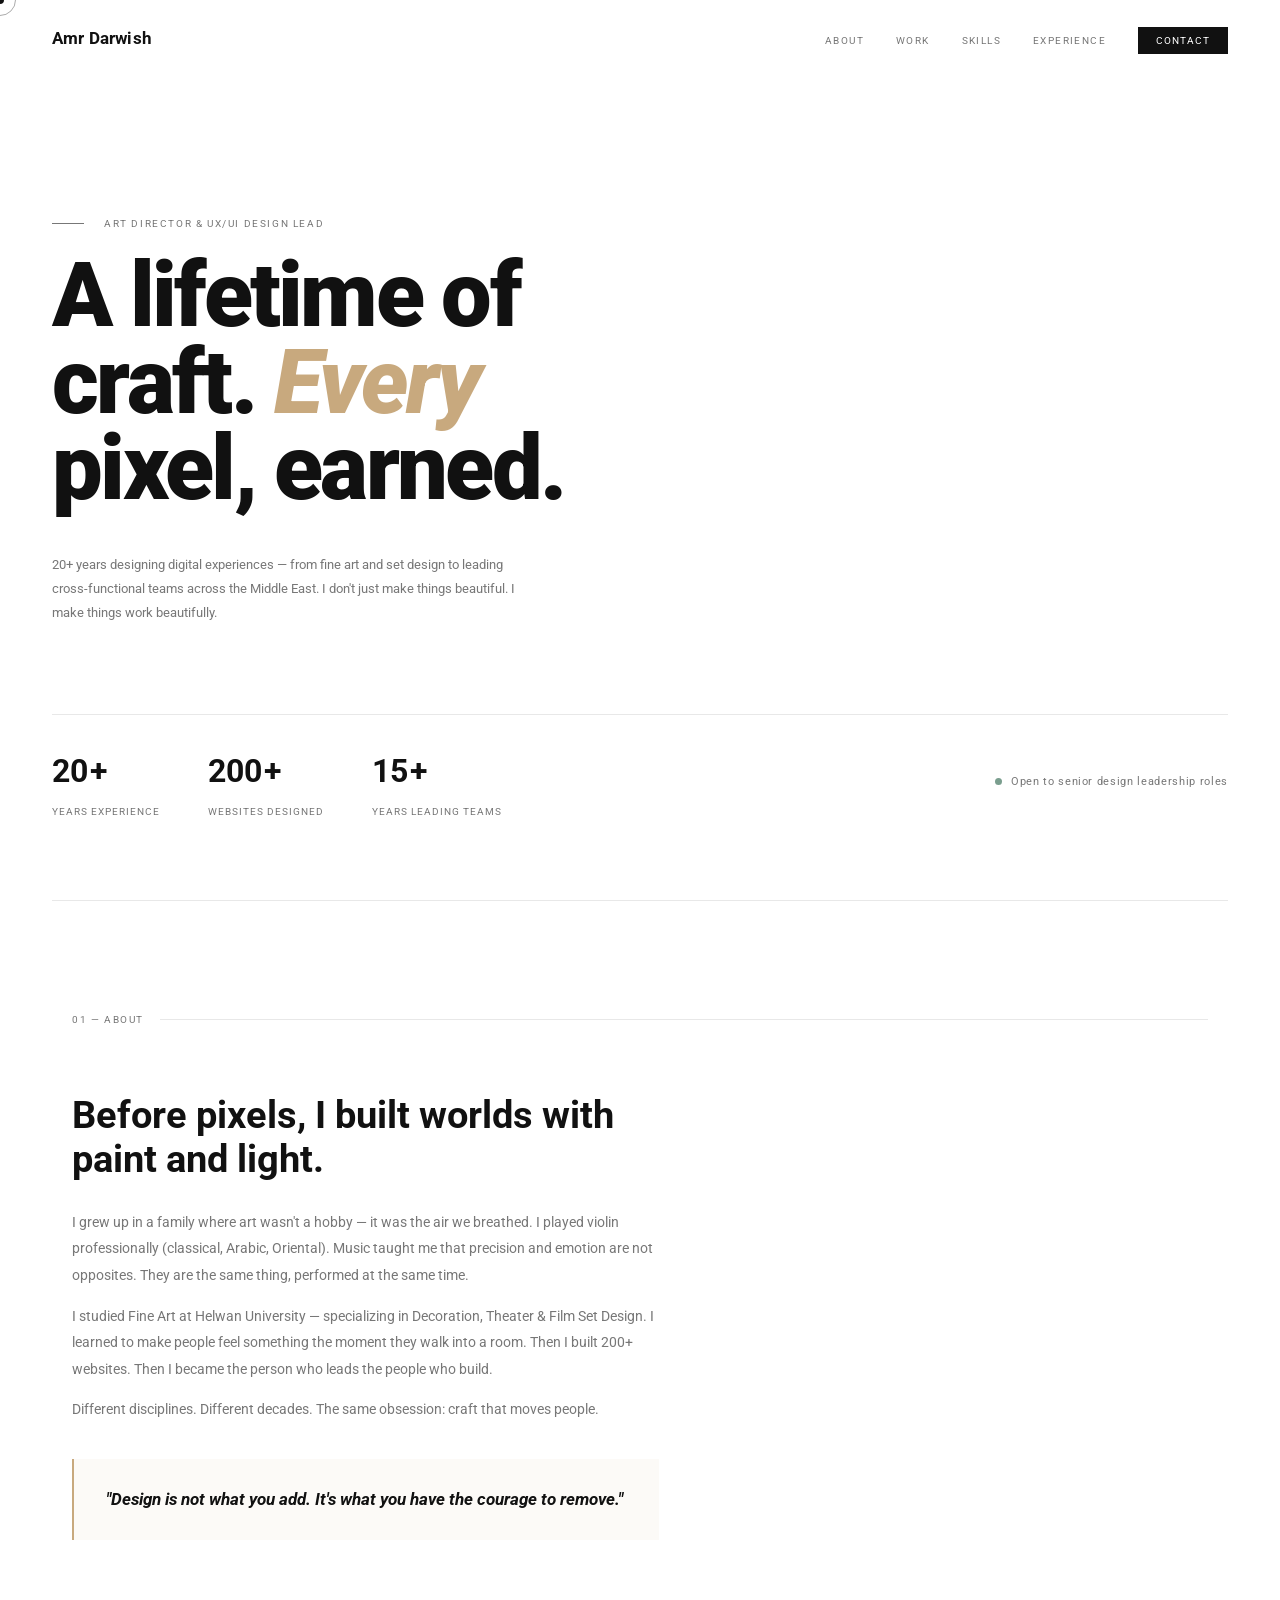
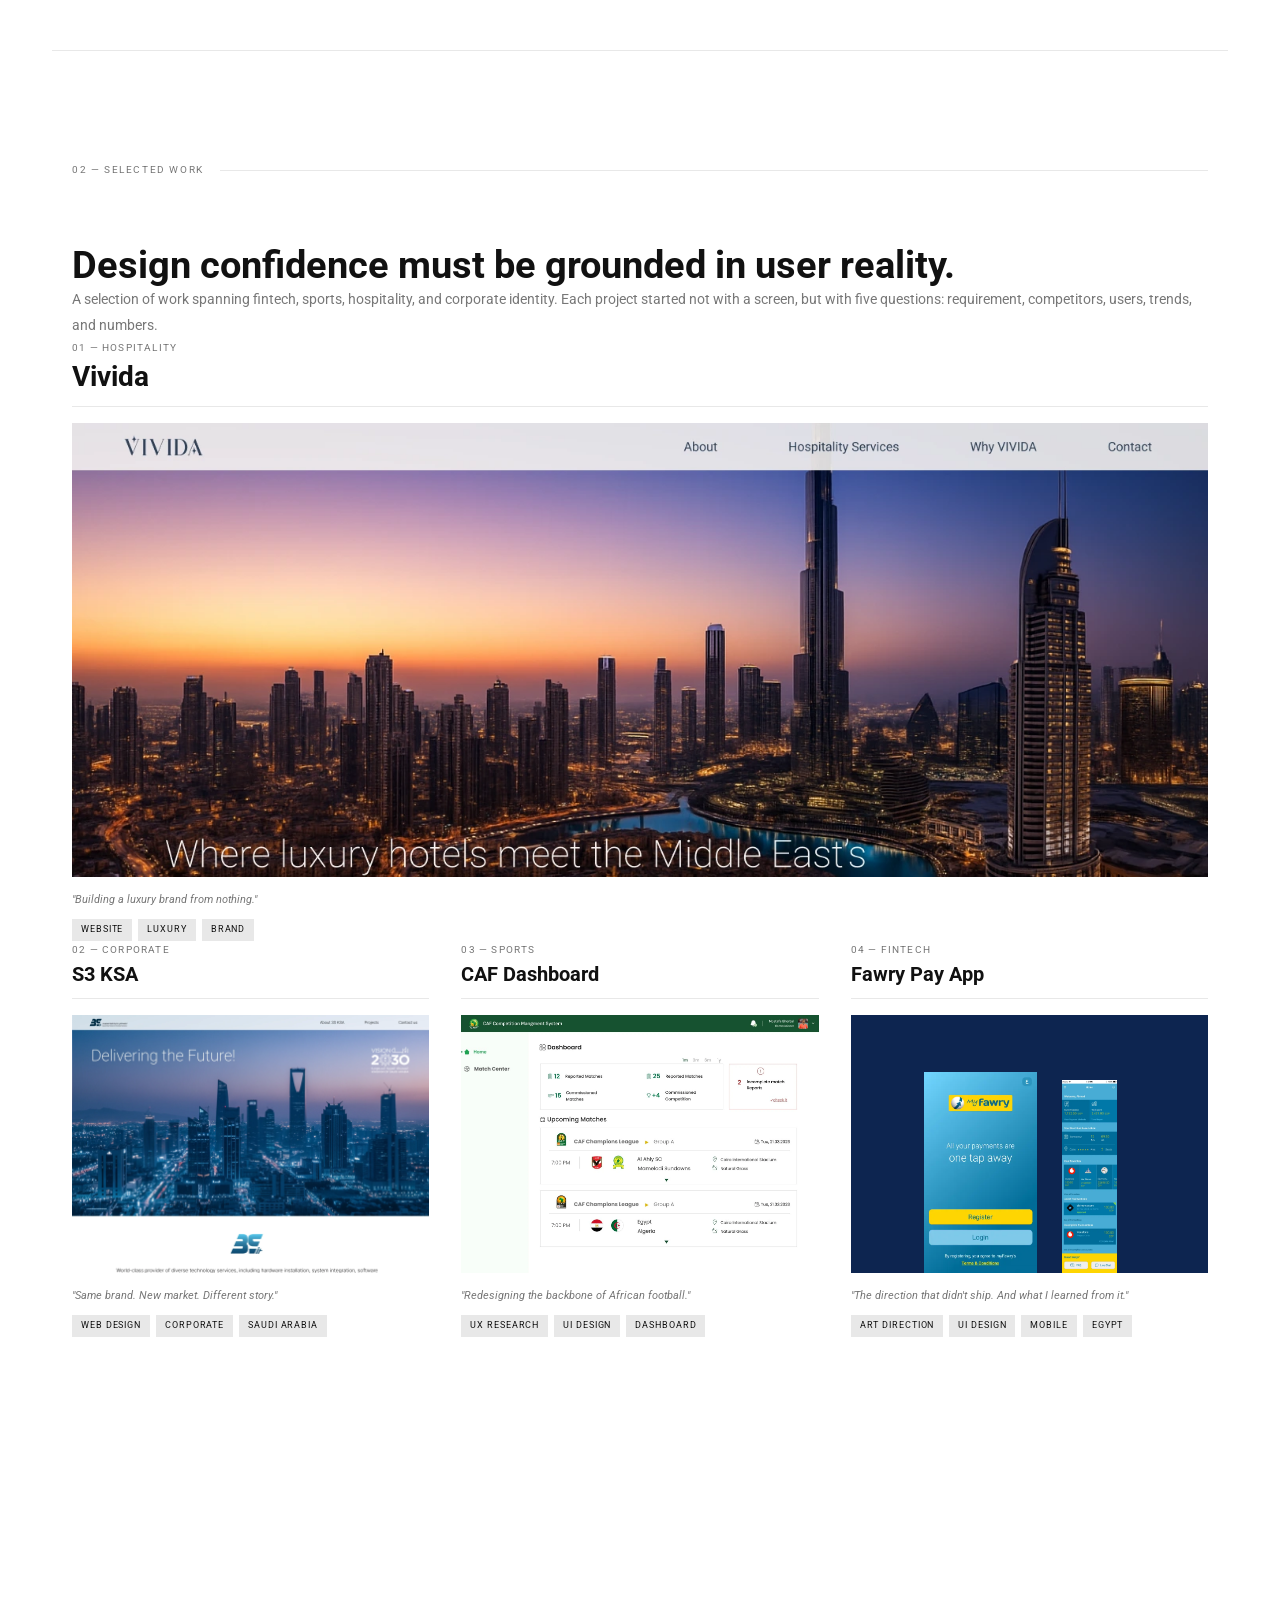
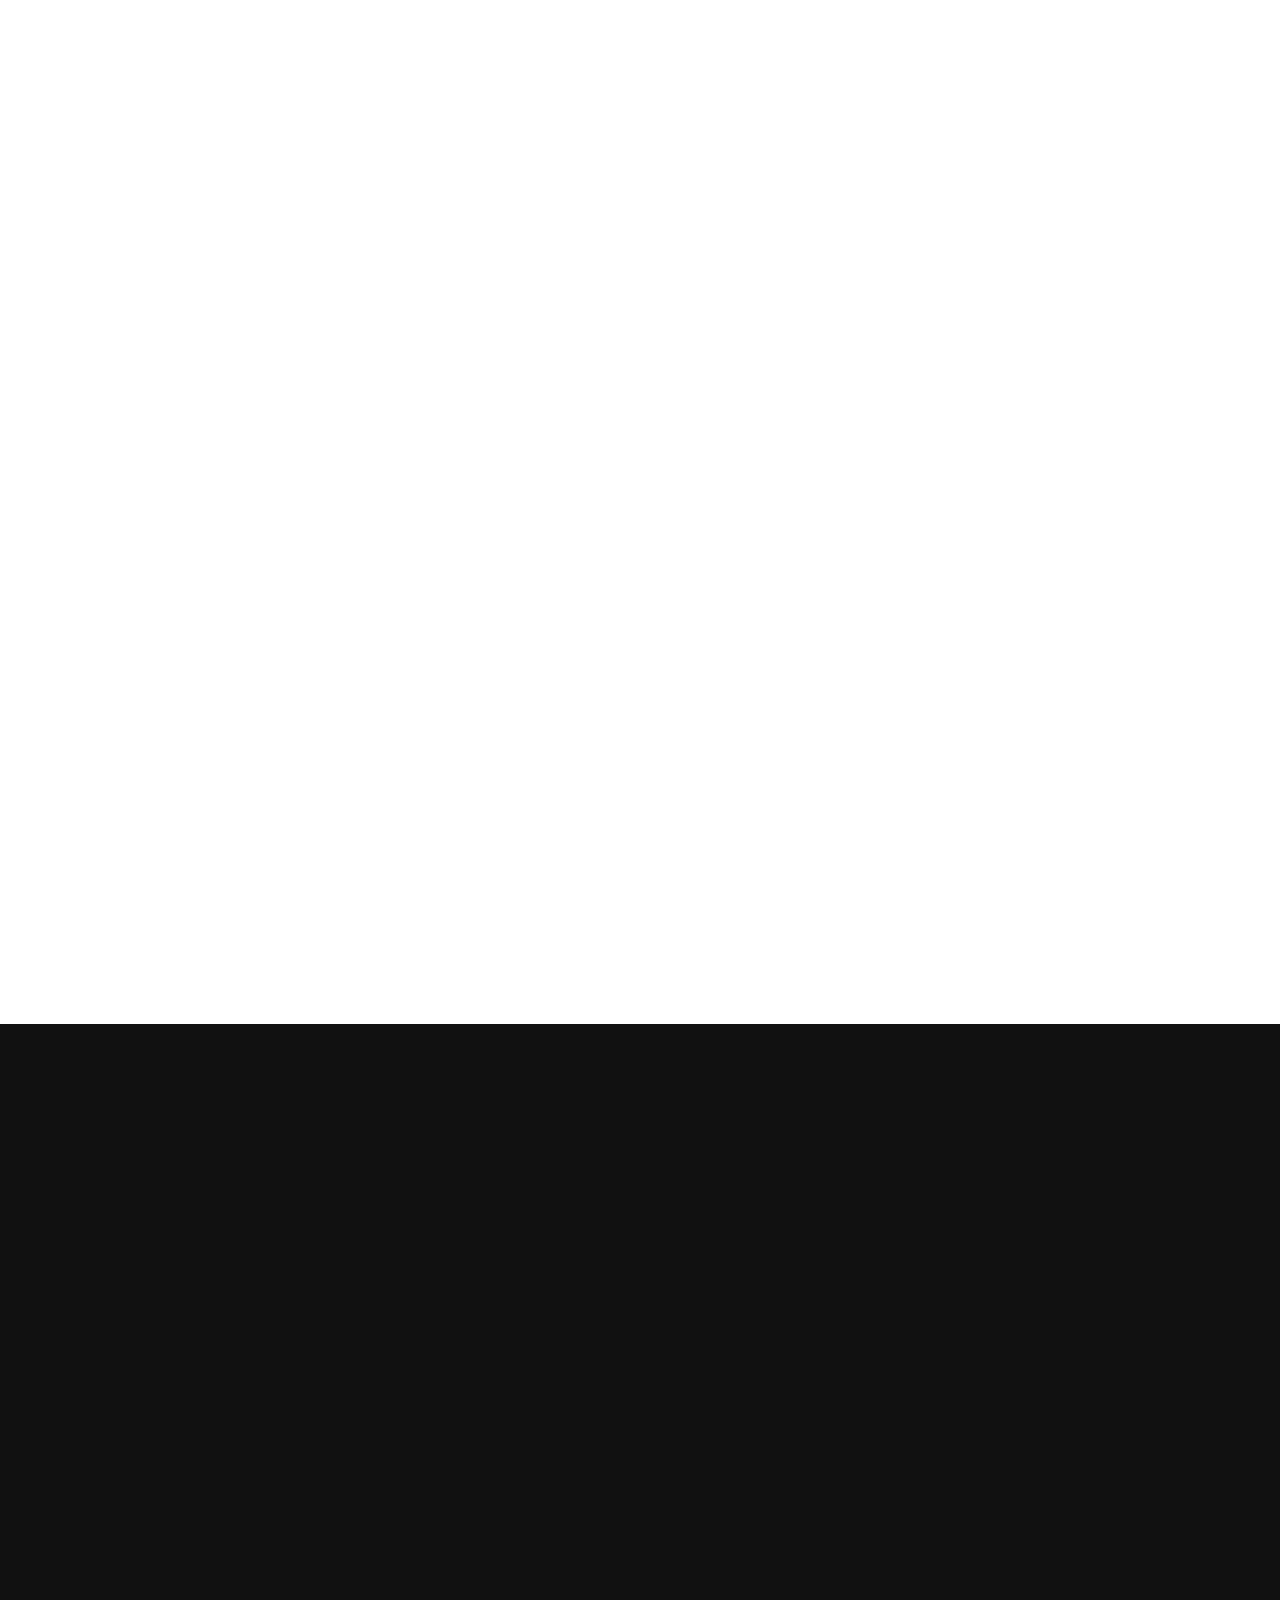
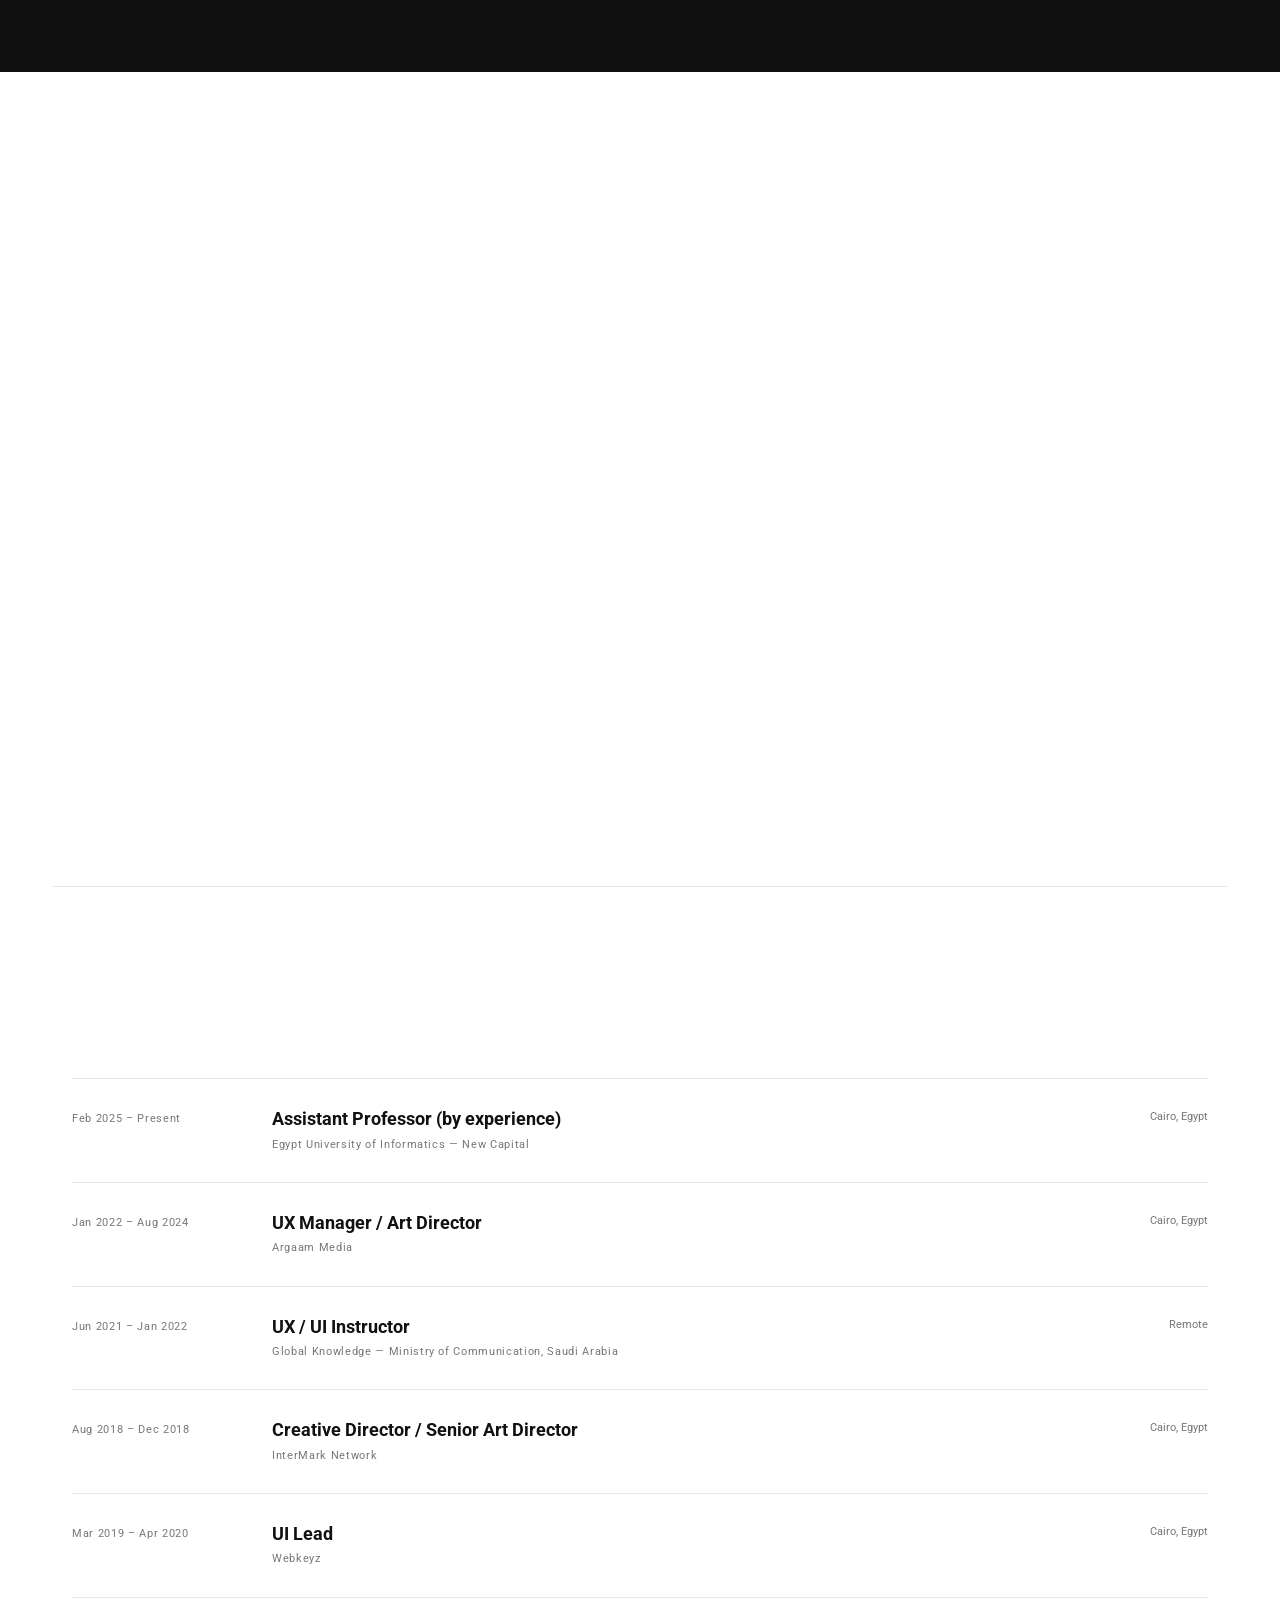
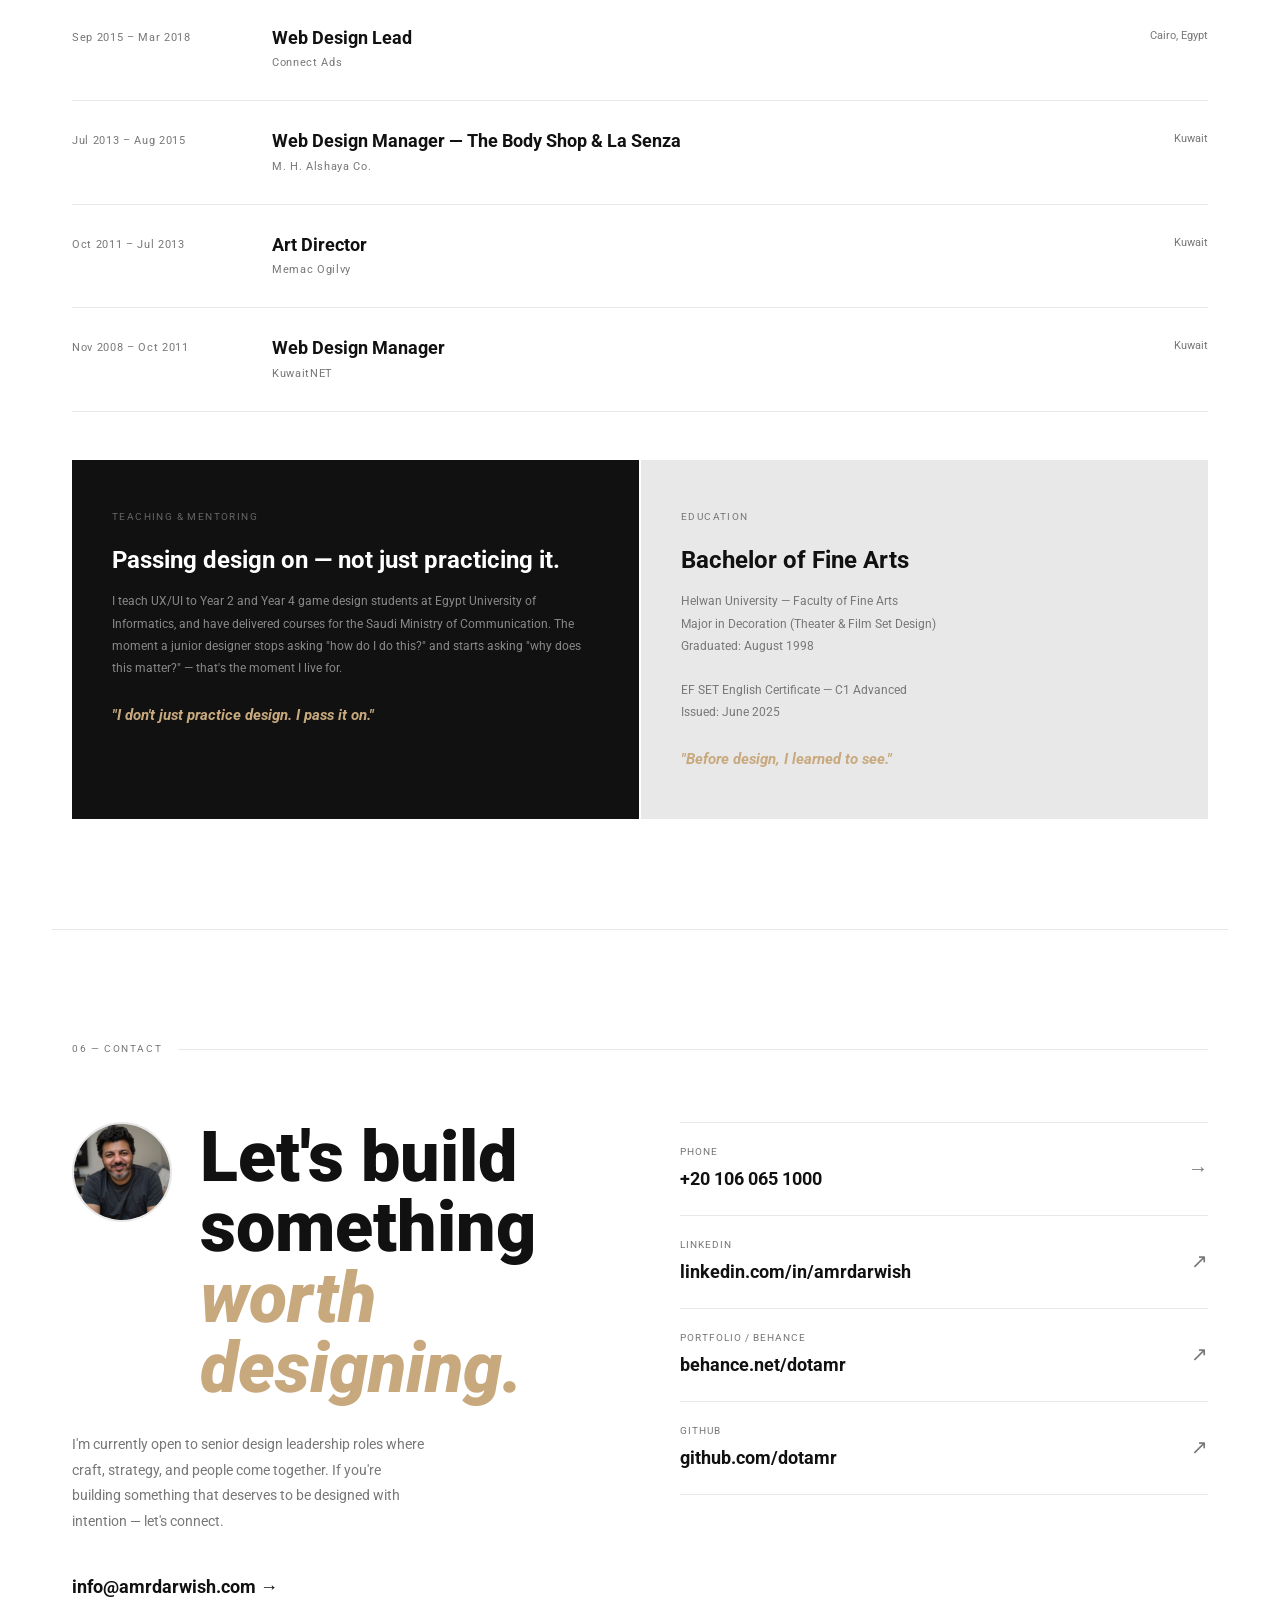
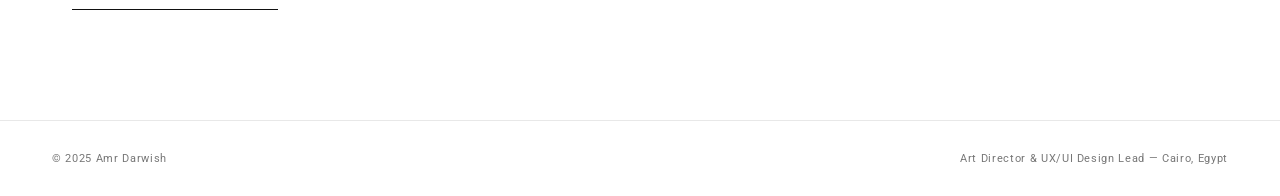
<file: index.html>
<!DOCTYPE html>
<html lang="en">
<head>
 <!-- Google tag (gtag.js) -->
<script async src="https://www.googletagmanager.com/gtag/js?id=G-Y1MRR7XXF5"></script>
<script>
  window.dataLayer = window.dataLayer || [];
  function gtag(){dataLayer.push(arguments);}
  gtag('js', new Date());

  gtag('config', 'G-Y1MRR7XXF5');
</script>
  
  <meta charset="UTF-8" />
  <meta name="viewport" content="width=device-width, initial-scale=1.0" />
  <title>Amr Darwish — Art Director & UX/UI Design Lead</title>
  <link rel="preconnect" href="https://fonts.googleapis.com" />
  <link rel="stylesheet" href="style.css" />
  <link rel="preconnect" href="https://fonts.gstatic.com" crossorigin />
  <link href="https://fonts.googleapis.com/css2?family=Roboto:ital,wght@0,300;0,400;0,700;0,900;1,300;1,400&display=swap" rel="stylesheet" />
  <link rel="icon" type="image/png" href="images/favicon.png">
  <link rel="apple-touch-icon" href="images/favicon.png">
  
  <!-- Open Graph (LinkedIn, Facebook, WhatsApp) -->
  <meta property="og:title" content="Amr Darwish — Art Director & UX/UI Design Manager" />
  <meta property="og:description" content="20+ years of craft across fine art, web design, product design, and creative leadership." />
  <meta property="og:image" content="https://amrdarwish.com/images/og-image.jpg" />
  <meta property="og:url" content="https://amrdarwish.com" />
  <meta property="og:type" content="website" />

  <!-- Twitter/X -->
  <meta name="twitter:card" content="summary_large_image" />
  <meta name="twitter:title" content="Amr Darwish — Art Director & UX/UI Design Manager" />
  <meta name="twitter:description" content="20+ years of craft across fine art, web design, product design, and creative leadership." />
  <meta name="twitter:image" content="https://amrdarwish.com/images/og-image.jpg" />

</head>
<body>
  <div class="cursor" id="cursor"></div>
  <div class="cursor-ring" id="ring"></div>

  <!-- NAV -->
  <nav id="nav">
    <a class="nav-logo" href="#hero">Amr Darwish</a>
    <ul class="nav-links">
      <li><a href="#about">About</a></li>
      <li><a href="#work">Work</a></li>
      <li><a href="#skills">Skills</a></li>
      <li><a href="#experience">Experience</a></li>
      <li><a href="#contact" class="nav-cta">Contact</a></li>
    </ul>
  </nav>

  <!-- HERO -->
  <section id="hero">
    <div></div>
    <div class="hero-main">
      <div class="hero-eyebrow">Art Director &amp; UX/UI Design Lead</div>
      <h1 class="hero-headline">
        A lifetime of<br/>craft. <em>Every</em><br/>pixel, earned.
      </h1>
      <p class="hero-sub">
        20+ years designing digital experiences — from fine art and set design to leading cross-functional teams across the Middle East. I don't just make things beautiful. I make things work beautifully.
      </p>
    </div>
    <div class="hero-footer">
      <div class="hero-stats">
       <div><span class="stat-num" data-target="20">0</span><span class="stat-plus">+</span>
        <div class="stat-label">Years experience</div></div>

<div>
  <span class="stat-num" data-target="200">0</span><span class="stat-plus">+</span>
  <div class="stat-label">Websites designed</div>
</div>

<div>
  <span class="stat-num" data-target="15">0</span><span class="stat-plus">+</span>
  <div class="stat-label">Years leading teams</div>
</div>
      </div>
      <div class="hero-avail"><div class="dot"></div>Open to senior design leadership roles</div>
    </div>
  </section>

  <hr class="section-divider" />

  <!-- ABOUT -->
  <section id="about">
    <div class="section-wrap">
      <div class="section-tag reveal">01 — About</div>
      <div class="about-grid">
        <div class="about-text reveal">
          <h2>Before pixels, I built worlds with paint and light.</h2>
          <p>I grew up in a family where art wasn't a hobby — it was the air we breathed. I played violin professionally (classical, Arabic, Oriental). Music taught me that precision and emotion are not opposites. They are the same thing, performed at the same time.</p>
          <p>I studied Fine Art at Helwan University — specializing in Decoration, Theater &amp; Film Set Design. I learned to make people feel something the moment they walk into a room. Then I built 200+ websites. Then I became the person who leads the people who build.</p>
          <p>Different disciplines. Different decades. The same obsession: craft that moves people.</p>
          <div class="manifesto">
            <p>"Design is not what you add. It's what you have the courage to remove."</p>
          </div>
        </div>

      </div>
    </div>
  </section>

  <hr class="section-divider" />

 <!-- WORK -->
  <section id="work">
    <div class="section-wrap">
      <div class="section-tag reveal">02 — Selected Work</div>
      <div class="work-intro">
        <div class="reveal">
          <h2>Design confidence must be grounded in user reality.</h2>
        </div>
        <div class="reveal reveal-delay-1">
          <p>A selection of work spanning fintech, sports, hospitality, and corporate identity. Each project started not with a screen, but with five questions: requirement, competitors, users, trends, and numbers.</p>
        </div>
      </div>

      <!-- Row 1: Vivida full width -->
      <div class="projects-grid reveal">

        <div class="project-item full">
          <div class="project-item-title">
            <span class="card-num">01 — Hospitality</span>
            <h3 class="card-title">Vivida</h3>
          </div>
          <a href="#" class="project-item-card bg-vivida">
            <div class="card-bg" style="background-image:url(images/vivida-home.webp);background-size:cover;background-position:top center;"></div>
            <div class="card-arrow">↗</div>
          </a>
          <div class="project-item-meta">
            <p class="card-quote">"Building a luxury brand from nothing."</p>
            <div class="card-tags">
              <span class="tag">Website</span>
              <span class="tag">Luxury</span>
              <span class="tag">Brand</span>
            </div>
          </div>
        </div>

      </div>

      <!-- Row 2: S3 KSA + CAF + Fawry (3 cols) -->
      <div class="projects-grid reveal">

        <div class="project-item">
          <div class="project-item-title">
            <span class="card-num">02 — Corporate</span>
            <h3 class="card-title">S3 KSA</h3>
          </div>
          <a href="#" class="project-item-card bg-s3">
            <div class="card-bg" style="background-image:url(images/3s-home.webp);background-size:cover;background-position:top center;"></div>
            <div class="card-arrow">↗</div>
          </a>
          <div class="project-item-meta">
            <p class="card-quote">"Same brand. New market. Different story."</p>
            <div class="card-tags">
              <span class="tag">Web Design</span>
              <span class="tag">Corporate</span>
              <span class="tag">Saudi Arabia</span>
            </div>
          </div>
        </div>

        <div class="project-item">
          <div class="project-item-title">
            <span class="card-num">03 — Sports</span>
            <h3 class="card-title">CAF Dashboard</h3>
          </div>
          <a href="#" class="project-item-card bg-caf">
            <div class="card-bg" style="background-image:url(images/caf-dashboard.webp);background-size:cover;background-position:top center;"></div>
             <div class="card-arrow">↗</div>
          </a>
          <div class="project-item-meta">
            <p class="card-quote">"Redesigning the backbone of African football."</p>
            <div class="card-tags">
              <span class="tag">UX Research</span>
              <span class="tag">UI Design</span>
              <span class="tag">Dashboard</span>
            </div>
          </div>
        </div>

        <div class="project-item">
          <div class="project-item-title">
            <span class="card-num">04 — Fintech</span>
            <h3 class="card-title">Fawry Pay App</h3>
          </div>
          <a href="#" class="project-item-card bg-fawry">
            <div class="card-bg fawry-bg"></div>
            <div class="card-arrow">↗</div>
          </a>
          <div class="project-item-meta">
            <p class="card-quote">"The direction that didn't ship. And what I learned from it."</p>
            <div class="card-tags">
              <span class="tag">Art Direction</span>
              <span class="tag">UI Design</span>
              <span class="tag">Mobile</span>
              <span class="tag">Egypt</span>
            </div>
          </div>
        </div>

      </div>

      <!-- Web Era sub-section -->
      <div class="work-sub-intro reveal">
        <div>
          <div class="section-tag" style="margin-bottom:20px;">05 — Archive 2003–2013</div>
          <h2>The Web Era — When Websites Had a Soul</h2>
        </div>
        <p>200+ websites built from scratch, with intention. FUN, Chocolateness, Waferly, Slider Station &amp; more.</p>
      </div>
      <div class="projects-grid reveal">

        <div class="project-item">
          <div class="project-item-title">
            <span class="card-num">— E-commerce</span>
            <h3 class="card-title">Chocolatness</h3>
          </div>
          <a href="#" class="project-item-card bg-early">
            <div class="card-bg" style="background-image:url(images/chocolatness-1.webp);background-size:cover;background-position:top center;"></div>
            <div class="card-arrow">↗</div>
          </a>
          <div class="project-item-meta">
            <p class="card-quote">"Artisan chocolate, built to seduce online."</p>
            <div class="card-tags">
              <span class="tag">Web Design</span>
              <span class="tag">E-commerce</span>
              <span class="tag">Branding</span>
            </div>
          </div>
        </div>

        <div class="project-item">
          <div class="project-item-title">
            <span class="card-num">— Food &amp; Beverage</span>
            <h3 class="card-title">Slider Station</h3>
          </div>
          <a href="#" class="project-item-card bg-early">
            <div class="card-bg" style="background-image:url(images/sliderstation-home.webp);background-size:cover;background-position:top center;"></div>
            <div class="card-arrow">↗</div>
          </a>
          <div class="project-item-meta">
            <p class="card-quote">"Fast food with a slow-cooked identity."</p>
            <div class="card-tags">
              <span class="tag">Web Design</span>
              <span class="tag">Art Direction</span>
              <span class="tag">Branding</span>
            </div>
          </div>
        </div>

        <div class="project-item">
          <div class="project-item-title">
            <span class="card-num">— Travel</span>
            <h3 class="card-title">Wafarly</h3>
          </div>
          <a href="#" class="project-item-card bg-early">
            <div class="card-bg" style="background-image:url(images/wafarly.webp);background-size:cover;background-position:top center;"></div>
            <div class="card-arrow">↗</div>
          </a>
          <div class="project-item-meta">
            <p class="card-quote">"A travel platform before travel platforms were cool."</p>
            <div class="card-tags">
              <span class="tag">Web Design</span>
              <span class="tag">UX</span>
              <span class="tag">Travel</span>
            </div>
          </div>
        </div>

        <div class="project-item">
          <div class="project-item-title">
            <span class="card-num">— E-commerce</span>
            <h3 class="card-title">Chocolatness v2</h3>
          </div>
          <a href="#" class="project-item-card bg-early">
            <div class="card-bg" style="background-image:url(images/chocolatness-2.webp);background-size:cover;background-position:top center;"></div>
            <div class="card-arrow">↗</div>
          </a>
          <div class="project-item-meta">
            <p class="card-quote">"The rebrand. Same love, new skin."</p>
            <div class="card-tags">
              <span class="tag">Rebrand</span>
              <span class="tag">E-commerce</span>
              <span class="tag">Art Direction</span>
            </div>
          </div>
        </div>

        <div class="project-item">
          <div class="project-item-title">
            <span class="card-num">06 — Social Platform</span>
            <h3 class="card-title">FUN Network</h3>
          </div>
          <a href="#" class="project-item-card bg-fun">
            <div class="card-bg" style="background-image:url(images/fun-kuwait.webp);background-size:cover;background-position:top center;"></div>
            <div class="card-arrow">↗</div>
          </a>
          <div class="project-item-meta">
            <p class="card-quote">"A social platform for university youth — before social platforms were everywhere."</p>
            <div class="card-tags">
              <span class="tag">Illustration</span>
              <span class="tag">Editorial</span>
              <span class="tag">Web</span>
            </div>
          </div>
        </div>

      </div>

    </div>
  </section>
  
  <!-- PROCESS (dark section) -->
  <div class="process-section">
    <div class="process-inner">
      <div class="section-tag reveal">03 — My Process</div>
      <div class="process-header">
        <h2 class="reveal">Seven steps.<br/>No shortcuts.</h2>
        <p class="reveal reveal-delay-1">"I don't start with screens. I start with questions." Before I open Figma, I need to understand who the user is, what the business needs, and where the gap between them lives.</p>
      </div>
      <div class="steps reveal">
        <div class="step"><div class="step-num">01</div><div class="step-title">Brief</div><div class="step-desc">Understand what's really being asked, not just what's written down.</div></div>
        <div class="step"><div class="step-num">02</div><div class="step-title">Research</div><div class="step-desc">Users, competitors, trends, numbers. No assumptions.</div></div>
        <div class="step"><div class="step-num">03</div><div class="step-title">Wireframe</div><div class="step-desc">Structure before style. Logic before aesthetics.</div></div>
        <div class="step"><div class="step-num">04</div><div class="step-title">Prototype</div><div class="step-desc">Make it real enough to test. Fail fast, learn faster.</div></div>
        <div class="step"><div class="step-num">05</div><div class="step-title">Test</div><div class="step-desc">Real users. Real feedback. No guessing.</div></div>
        <div class="step"><div class="step-num">06</div><div class="step-title">Iterate</div><div class="step-desc">The first solution is never the final solution.</div></div>
        <div class="step"><div class="step-num">07</div><div class="step-title">Deliver</div><div class="step-desc">Ship with intention. Measure what matters.</div></div>
      </div>
    </div>
  </div>

  <!-- SKILLS -->
  <section id="skills">
    <div class="section-wrap">
      <div class="section-tag reveal">04 — Skills</div>
      <div class="skills-layout">
        <div class="skills-intro reveal">
          <h2>Four layers.<br/>Built over<br/>decades.</h2>
          <p>Each layer was built on the one before it. None of it was accidental — from the artistic foundation that no tool can teach, to the leadership edge developed across 15 years.</p>
          <blockquote>"20+ years of skills don't fit in a list. But here's how they layer."</blockquote>
        </div>
        <div class="skill-groups reveal reveal-delay-1">
          <div class="skill-group">
            <h3>Layer 1 — Design Tools</h3>
            <div class="pill-row">
              <div class="pill accent">Figma</div>
              <div class="pill">Adobe XD</div>
              <div class="pill">Photoshop</div>
              <div class="pill">Illustrator</div>
              <div class="pill">After Effects</div>
              <div class="pill">InDesign</div>
            </div>
          </div>
          <div class="skill-group">
            <h3>Layer 2 — UX Methods</h3>
            <div class="pill-row">
              <div class="pill">UX Research</div>
              <div class="pill">Wireframing</div>
              <div class="pill">Prototyping</div>
              <div class="pill">User Personas</div>
              <div class="pill">Journey Mapping</div>
              <div class="pill">Usability Testing</div>
              <div class="pill accent">Design Systems</div>
              <div class="pill">Atomic Design</div>
            </div>
          </div>
          <div class="skill-group">
            <h3>Layer 3 — Digital & Analytical</h3>
            <div class="pill-row">
              <div class="pill">HTML5</div>
              <div class="pill">CSS3</div>
              <div class="pill">Responsive Design</div>
              <div class="pill">Google Analytics</div>
              <div class="pill">Data-driven Design</div>
              <div class="pill">SaaS Products</div>
            </div>
          </div>
          <div class="skill-group">
            <h3>Layer 4 — Leadership & Workflow</h3>
            <div class="pill-row">
              <div class="pill accent">Creative Direction</div>
              <div class="pill">Team Mentoring</div>
              <div class="pill">Stakeholder Comms</div>
              <div class="pill">Jira</div>
              <div class="pill">Slack</div>
              <div class="pill">Miro</div>
              <div class="pill">Cross-cultural Teams</div>
            </div>
          </div>
        </div>
      </div>
    </div>
  </section>

  <hr class="section-divider" />

  <!-- EXPERIENCE -->
  <section id="experience">
    <div class="section-wrap">
      <div class="section-tag reveal">05 — Experience</div>
      <div class="exp-timeline reveal">
        <div class="exp-row">
          <div class="exp-year">Feb 2025 – Present</div>
          <div><div class="exp-role">Assistant Professor (by experience)</div><div class="exp-company">Egypt University of Informatics — New Capital</div></div>
          <div class="exp-location">Cairo, Egypt</div>
        </div>
        <div class="exp-row">
          <div class="exp-year">Jan 2022 – Aug 2024</div>
          <div><div class="exp-role">UX Manager / Art Director</div><div class="exp-company">Argaam Media</div></div>
          <div class="exp-location">Cairo, Egypt</div>
        </div>
        <div class="exp-row">
          <div class="exp-year">Jun 2021 – Jan 2022</div>
          <div><div class="exp-role">UX / UI Instructor</div><div class="exp-company">Global Knowledge — Ministry of Communication, Saudi Arabia</div></div>
          <div class="exp-location">Remote</div>
        </div>
        <div class="exp-row">
          <div class="exp-year">Aug 2018 – Dec 2018</div>
          <div><div class="exp-role">Creative Director / Senior Art Director</div><div class="exp-company">InterMark Network</div></div>
          <div class="exp-location">Cairo, Egypt</div>
        </div>
        <div class="exp-row">
          <div class="exp-year">Mar 2019 – Apr 2020</div>
          <div><div class="exp-role">UI Lead</div><div class="exp-company">Webkeyz</div></div>
          <div class="exp-location">Cairo, Egypt</div>
        </div>
        <div class="exp-row">
          <div class="exp-year">Sep 2015 – Mar 2018</div>
          <div><div class="exp-role">Web Design Lead</div><div class="exp-company">Connect Ads</div></div>
          <div class="exp-location">Cairo, Egypt</div>
        </div>
        <div class="exp-row">
          <div class="exp-year">Jul 2013 – Aug 2015</div>
          <div><div class="exp-role">Web Design Manager — The Body Shop &amp; La Senza</div><div class="exp-company">M. H. Alshaya Co.</div></div>
          <div class="exp-location">Kuwait</div>
        </div>
        <div class="exp-row">
          <div class="exp-year">Oct 2011 – Jul 2013</div>
          <div><div class="exp-role">Art Director</div><div class="exp-company">Memac Ogilvy</div></div>
          <div class="exp-location">Kuwait</div>
        </div>
        <div class="exp-row">
          <div class="exp-year">Nov 2008 – Oct 2011</div>
          <div><div class="exp-role">Web Design Manager</div><div class="exp-company">KuwaitNET</div></div>
          <div class="exp-location">Kuwait</div>
        </div>
      </div>

      <!-- Teaching -->
      <div class="teaching-grid reveal" style="margin-top: 48px;">
        <div class="teach-card">
          <div class="teach-label">Teaching & Mentoring</div>
          <div class="teach-title">Passing design on — not just practicing it.</div>
          <p class="teach-text">I teach UX/UI to Year 2 and Year 4 game design students at Egypt University of Informatics, and have delivered courses for the Saudi Ministry of Communication. The moment a junior designer stops asking "how do I do this?" and starts asking "why does this matter?" — that's the moment I live for.</p>
          <div class="teach-quote">"I don't just practice design. I pass it on."</div>
        </div>
        <div class="teach-card light">
          <div class="teach-label">Education</div>
          <div class="teach-title">Bachelor of Fine Arts</div>
          <p class="teach-text">Helwan University — Faculty of Fine Arts<br/>Major in Decoration (Theater &amp; Film Set Design)<br/>Graduated: August 1998<br/><br/>EF SET English Certificate — C1 Advanced<br/>Issued: June 2025</p>
          <div class="teach-quote">"Before design, I learned to see."</div>
        </div>
      </div>
    </div>
  </section>

  <hr class="section-divider" />

  <!-- CONTACT -->
  <section id="contact">
    <div class="section-wrap">
      <div class="section-tag reveal">06 — Contact</div>
      <div class="contact-grid">
        <div class="reveal">
          <div style="display:flex;align-items:flex-start;gap:28px;margin-bottom:28px;">
            <img src="images/amr.webp" style="width:100px;height:100px;border-radius:50%;object-fit:cover;object-position:top;flex-shrink:0;border:2px solid var(--line);" alt="Amr Darwish" />
            <h2 class="contact-headline" style="margin-bottom:0;">Let's build something<br/><em>worth designing.</em></h2>
          </div>
          <p class="contact-text">I'm currently open to senior design leadership roles where craft, strategy, and people come together. If you're building something that deserves to be designed with intention — let's connect.</p>
          <a class="cta-email" href="mailto:info@amrdarwish.com">info@amrdarwish.com →</a>
        </div>
        <div class="reveal reveal-delay-1">
          <div class="contact-links">
            <a class="clink" href="tel:+201060651000">
              <div class="clink-meta"><div class="lbl">Phone</div><div class="val">+20 106 065 1000</div></div>
              <div class="clink-arrow">→</div>
            </a>
            <a class="clink" href="https://www.linkedin.com/in/amrdarwish" target="_blank">
              <div class="clink-meta"><div class="lbl">LinkedIn</div><div class="val">linkedin.com/in/amrdarwish</div></div>
              <div class="clink-arrow">↗</div>
            </a>
            <a class="clink" href="https://www.behance.net/dotamr" target="_blank">
              <div class="clink-meta"><div class="lbl">Portfolio / Behance</div><div class="val">behance.net/dotamr</div></div>
              <div class="clink-arrow">↗</div>
            </a>
            <a class="clink" href="https://github.com/dotamr" target="_blank">
              <div class="clink-meta"><div class="lbl">GitHub</div><div class="val">github.com/dotamr</div></div>
              <div class="clink-arrow">↗</div>
            </a>
          </div>
        </div>
      </div>
    </div>
  </section>

  <!-- FOOTER -->
  <footer>
    <span>© 2025 Amr Darwish</span>
    <span>Art Director & UX/UI Design Lead — Cairo, Egypt</span>
  </footer>

 <script src="js/script.js"></script>
</body>
</html>
</file>
<file: style.css>
*, *::before, *::after { box-sizing: border-box; margin: 0; padding: 0; }

    :root {
      --bg: #ffffff;
      --ink: #111111;
      --mid: #777777;
      --accent: #C8A97E;
      --accent2: #7A9E8E;
      --line: #E8E8E8;
      --serif: 'Roboto', sans-serif;
      --mono: 'Roboto', sans-serif;
    }

    html { scroll-behavior: smooth; }

    body {
      background: var(--bg);
      color: var(--ink);
      font-family: 'Roboto', sans-serif;
      font-weight: 400;
      font-size: 14px;
      line-height: 1.75;
      cursor: none;
      overflow-x: hidden;
    }

    /* CURSOR */
    .cursor { width: 8px; height: 8px; background: var(--ink); border-radius: 50%; position: fixed; top: 0; left: 0; pointer-events: none; z-index: 9999; transform: translate(-50%,-50%); transition: transform 0.1s; }
    .cursor-ring { width: 32px; height: 32px; border: 1px solid var(--ink); border-radius: 50%; position: fixed; top: 0; left: 0; pointer-events: none; z-index: 9998; transform: translate(-50%,-50%); opacity: 0.35; transition: opacity 0.2s; }

    /* NAV */
    nav {
      position: fixed; top: 0; left: 0; right: 0; z-index: 100;
      display: flex; justify-content: space-between; align-items: center;
      padding: 24px 52px;
      transition: background 0.4s, border-color 0.4s, padding 0.4s;
      border-bottom: 1px solid transparent;
    }
    nav.scrolled { background: var(--bg); border-color: var(--line); padding: 16px 52px; }
    .nav-logo { font-family: 'Roboto', sans-serif; font-size: 17px; font-weight: 700; text-decoration: none; color: var(--ink); letter-spacing: 0.01em; }
    .nav-links { display: flex; gap: 32px; list-style: none; }
    .nav-links a { text-decoration: none; color: var(--mid); font-size: 10px; letter-spacing: 0.14em; text-transform: uppercase; transition: color 0.2s; }
    .nav-links a:hover { color: var(--ink); }
    .nav-cta { background: var(--ink); color: var(--bg) !important; padding: 8px 18px !important; letter-spacing: 0.1em !important; transition: background 0.2s !important; }
    .nav-cta:hover { background: var(--accent) !important; color: var(--ink) !important; }

    /* HERO */
    #hero {
      min-height: 100vh; max-width: 100%;
      padding: 0 52px 80px;
      display: grid;
      grid-template-rows: 1fr auto auto;
      align-items: end;
    }
    .hero-eyebrow {
      align-self: end;
      padding-top: 140px;
       padding-bottom: 20px;
      display: flex; align-items: center; gap: 20px;
      font-size: 10px; letter-spacing: 0.16em; text-transform: uppercase; color: var(--mid);
      opacity: 0; animation: fadeUp 0.7s 0.2s forwards;
    }
    .hero-eyebrow::before { content: ''; display: block; width: 32px; height: 1px; background: var(--mid); }
    .hero-main { padding: 28px 0; }
    .hero-headline {
      font-family: 'Roboto', sans-serif;
      font-size: clamp(44px, 7vw, 110px);
      font-weight: 900; line-height: 0.97;
      letter-spacing: -0.03em;
      opacity: 0; animation: fadeUp 0.9s 0.35s forwards;
    }
    .hero-headline em { font-style: italic; color: var(--accent); }
    .hero-sub {
      margin-top: 40px; max-width: 480px;
      color: var(--mid); font-size: 13px; line-height: 1.85;
      opacity: 0; animation: fadeUp 0.9s 0.55s forwards;
    }
    .hero-footer {
      display: flex; justify-content: space-between; align-items: center;
      border-top: 1px solid var(--line); padding-top: 28px; margin-top: 60px;
      opacity: 0; animation: fadeUp 0.9s 0.75s forwards;
    }
    .hero-stats { display: flex; gap: 48px; }
    .stat-num { font-family: 'Roboto', sans-serif; font-size: 32px; font-weight: 700; color: var(--ink); line-height: 1; }
    .stat-label { font-size: 10px; letter-spacing: 0.1em; text-transform: uppercase; color: var(--mid); margin-top: 4px; }
   .stat-plus {
  font-family: 'Roboto', sans-serif;
  font-size: 32px;
  font-weight: 700;
  margin-left: 2px;
}
    .hero-avail { display: flex; align-items: center; gap: 9px; font-size: 11px; color: var(--mid); letter-spacing: 0.06em; }
    .dot { width: 7px; height: 7px; background: var(--accent2); border-radius: 50%; animation: pulse 2.5s infinite; }

    /* SHARED */
    .section-wrap { padding: 110px 52px; max-width: 1240px; margin: 0 auto; }
    .section-divider { border: none; border-top: 1px solid var(--line); margin: 0 52px; }
    .section-tag {
      font-size: 10px; letter-spacing: 0.16em; text-transform: uppercase;
      color: var(--mid); margin-bottom: 64px;
      display: flex; align-items: center; gap: 16px;
    }
    .section-tag::after { content: ''; display: block; flex: 1; height: 1px; background: var(--line); }

    /* ABOUT */
    .about-grid { display: grid; grid-template-columns: 5fr 4fr; gap: 80px; align-items: start; }
    .about-text h2 { font-family: 'Roboto', sans-serif; font-size: clamp(26px, 3vw, 44px); font-weight: 700; line-height: 1.15; margin-bottom: 28px; }
    .about-text p { color: var(--mid); line-height: 1.9; margin-bottom: 14px; }
    .manifesto {
      margin-top: 36px; padding: 28px 32px;
      border-left: 2px solid var(--accent);
      background: rgba(200,169,126,0.06);
    }
    .manifesto p { font-family: 'Roboto', sans-serif; font-size: 17px; font-weight: 700; font-style: italic; color: var(--ink); line-height: 1.5; margin: 0; }
    .layers { display: flex; flex-direction: column; gap: 0; }
    .layer-row {
      display: flex; justify-content: space-between; align-items: start;
      padding: 18px 0; border-bottom: 1px solid var(--line); gap: 20px;
    }
    .layer-row:first-child { border-top: 1px solid var(--line); }
    .layer-label { font-size: 10px; letter-spacing: 0.12em; text-transform: uppercase; color: var(--mid); white-space: nowrap; padding-top: 2px; min-width: 110px; }
    .layer-value { text-align: right; line-height: 1.6; font-size: 12px; color: var(--ink); }

    /* ============================================
   WORK SECTION — replace the old /* WORK */ block
   and all old .project-card / .card-* rules
   with everything below
   ============================================ */

/* WORK */
.work-intro { display: grid; grid-template-columns: 1fr 1fr; gap: 80px; margin-bottom: 56px; align-items: end; }
.work-intro h2 { font-family: 'Roboto', sans-serif; font-size: clamp(26px, 3vw, 42px); font-weight: 700; line-height: 1.15; }
.work-intro p { color: var(--mid); line-height: 1.85; }

/* Sub-section intro (Web Era, FUN) */
.work-sub-intro {
  display: grid;
  grid-template-columns: 1fr 1fr;
  gap: 80px;
  align-items: end;
  margin-top: 96px;
  margin-bottom: 48px;
  padding-top: 64px;
  border-top: 1px solid var(--line);
}
.work-sub-intro h2 {
  font-family: 'Roboto', sans-serif;
  font-size: clamp(22px, 2.5vw, 36px);
  font-weight: 700;
  line-height: 1.15;
}
.work-sub-intro p {
  color: var(--mid);
  line-height: 1.85;
}

.projects-grid {
  display: grid;
  grid-template-columns: repeat(3, 1fr);
  gap: 48px 32px;
}

/* ---- Project Item ---- */
.project-item {
  display: flex;
  flex-direction: column;
  cursor: none;
}
.project-item.full {
  grid-column: span 3;
}

/* Title above card */
.project-item-title {
  padding-bottom: 12px;
  border-bottom: 1px solid var(--line);
  margin-bottom: 16px;
}
.project-item-title .card-num {
  font-size: 10px;
  color: var(--mid);
  letter-spacing: 0.12em;
  text-transform: uppercase;
  display: block;
  margin-bottom: 5px;
}
.project-item-title .card-title {
  font-family: 'Roboto', sans-serif;
  font-size: 20px;
  font-weight: 700;
  color: var(--ink);
  line-height: 1.15;
  margin: 0;
}
.project-item.full .project-item-title .card-title {
  font-size: 28px;
}

/* Card — image only */
.project-item-card {
  position: relative;
  overflow: hidden;
  display: block;
  background: var(--ink);
  text-decoration: none;
}
.project-item-card .card-bg {
  position: absolute;
  inset: 0;
  transition: transform 0.75s cubic-bezier(0.16, 1, 0.3, 1);
}
.project-item-card:hover .card-bg { transform: scale(1.04); }

/* Aspect ratio */
.project-item-card::after {
  content: '';
  display: block;
  padding-top: 72%;
}
.project-item.full .project-item-card::after {
  padding-top: 40%;
}

/* Arrow */
.card-arrow {
  position: absolute;
  top: 16px; right: 16px;
  width: 34px; height: 34px;
  border: 1px solid rgba(255,255,255,0.3);
  border-radius: 50%;
  display: flex; align-items: center; justify-content: center;
  color: rgba(255,255,255,0.6);
  font-size: 14px;
  opacity: 0;
  transition: opacity 0.3s;
  z-index: 2;
}
.project-item-card:hover .card-arrow { opacity: 1; }

/* Meta below card */
.project-item-meta {
  padding-top: 14px;
}
.card-quote {
  font-size: 11px;
  color: var(--mid);
  font-style: italic;
  margin-bottom: 10px;
  line-height: 1.65;
}
.card-tags { display: flex; gap: 6px; flex-wrap: wrap; }
.tag {
  font-size: 9px;
  letter-spacing: 0.1em;
  text-transform: uppercase;
  color: var(--ink);
  background: var(--line);
  padding: 3px 9px;
}

/* Fawry — two phones via background */
.fawry-bg {
  background-color: #0D2550;
  background-image:
    url(images/fawry-onboarding.webp),
    url(images/fawry-home-v1.webp);
  background-size: auto 78%, auto 78%;
  background-position: 30% 100%, 70% 115%;
  background-repeat: no-repeat, no-repeat;
}


  /* BG patterns */
.bg-fawry  { background: linear-gradient(135deg, #0A1628 0%, #0E2A5A 100%); }
.bg-caf    { background: linear-gradient(135deg, #0A1F0E 0%, #1A3C20 100%); }
.bg-vivida { background: linear-gradient(135deg, #1A1208 0%, #2C200C 100%); }
.bg-s3     { background: linear-gradient(135deg, #0F0A1E 0%, #1E1432 100%); }
.bg-early  { background: linear-gradient(135deg, #1C1008 0%, #2E1E10 100%); }
.bg-fun    { background: linear-gradient(135deg, #081018 0%, #101C2C 100%); }

.card-pattern { position: absolute; inset: 0; opacity: 0.07; transition: opacity 0.5s; }
.project-item-card:hover .card-pattern { opacity: 0.13; }
.p-dots   { background: radial-gradient(circle, #C8A97E 1px, transparent 1px) 0/24px 24px; }
.p-lines  { background: repeating-linear-gradient(45deg, #7A9E8E 0, #7A9E8E 1px, transparent 0, transparent 28px); }
.p-grid   { background: repeating-linear-gradient(0deg, #C8A97E 0, #C8A97E 1px, transparent 0, transparent 32px), repeating-linear-gradient(90deg, #C8A97E 0, #C8A97E 1px, transparent 0, transparent 32px); }
.p-radial { background: radial-gradient(ellipse at 30% 80%, #A97EC8 0%, transparent 55%); opacity: 0.12 !important; }
.p-hatch  { background: repeating-linear-gradient(-45deg, #C8A97E 0, #C8A97E 1px, transparent 0, transparent 20px); }
.p-geo    { background: conic-gradient(from 45deg at 50% 50%, transparent 0deg, #7A9E8E 30deg, transparent 30deg); opacity: 0.08 !important; }

    /* PROCESS */
    .process-section { background: var(--ink); color: var(--bg); padding: 100px 52px; }
    .process-inner { max-width: 1240px; margin: 0 auto; }
    .process-section .section-tag { color: rgba(255,255,255,0.35); }
    .process-section .section-tag::after { background: rgba(255,255,255,0.1); }
    .process-header { display: grid; grid-template-columns: 1fr 1fr; gap: 80px; margin-bottom: 64px; align-items: end; }
    .process-header h2 { font-family: 'Roboto', sans-serif; font-size: clamp(28px, 4vw, 56px); font-weight: 700; line-height: 1.1; color: #fff; }
    .process-header p { color: rgba(255,255,255,0.45); line-height: 1.85; font-size: 13px; }
    .steps { display: grid; grid-template-columns: repeat(7, 1fr); gap: 2px; }
    .step {
      padding: 28px 20px; border-top: 1px solid rgba(255,255,255,0.1);
      transition: background 0.3s;
    }
    .step:hover { background: rgba(255,255,255,0.04); }
    .step-num { font-family: 'Roboto', sans-serif; font-size: 32px; font-weight: 900; color: rgba(255,255,255,0.12); line-height: 1; margin-bottom: 14px; }
    .step-title { font-size: 12px; letter-spacing: 0.1em; text-transform: uppercase; color: rgba(255,255,255,0.8); margin-bottom: 10px; }
    .step-desc { font-size: 11px; color: rgba(255,255,255,0.35); line-height: 1.7; }

    /* SKILLS */
    .skills-layout { display: grid; grid-template-columns: 1fr 2fr; gap: 80px; align-items: start; }
    .skills-intro h2 { font-family: 'Roboto', sans-serif; font-size: clamp(24px, 3vw, 40px); font-weight: 700; line-height: 1.2; margin-bottom: 20px; }
    .skills-intro p { color: var(--mid); line-height: 1.85; }
    .skills-intro blockquote { margin-top: 28px; font-family: 'Roboto', sans-serif; font-size: 15px; font-style: italic; font-weight: 700; color: var(--accent); line-height: 1.6; border-left: 3px solid var(--accent); padding-left: 20px; }
    .skill-groups { display: flex; flex-direction: column; gap: 36px; }
    .skill-group h3 { font-size: 10px; letter-spacing: 0.15em; text-transform: uppercase; color: var(--mid); margin-bottom: 14px; padding-bottom: 12px; border-bottom: 1px solid var(--line); }
    .pill-row { display: flex; flex-wrap: wrap; gap: 8px; }
    .pill { font-size: 12px; padding: 6px 14px; border: 1px solid var(--line); color: var(--ink); letter-spacing: 0.03em; transition: all 0.2s; }
    .pill:hover { background: var(--ink); color: var(--bg); border-color: var(--ink); }
    .pill.accent { border-color: var(--accent); color: var(--accent); background: rgba(200,169,126,0.07); }

    /* EXPERIENCE */
    .exp-timeline { display: flex; flex-direction: column; gap: 0; }
    .exp-row {
      display: grid; grid-template-columns: 160px 1fr auto;
      gap: 40px; align-items: start;
      padding: 28px 0; border-bottom: 1px solid var(--line);
    }
    .exp-row:first-child { border-top: 1px solid var(--line); }
    .exp-year { font-size: 11px; color: var(--mid); letter-spacing: 0.06em; padding-top: 2px; }
    .exp-role { font-family: 'Roboto', sans-serif; font-size: 18px; font-weight: 700; line-height: 1.3; margin-bottom: 4px; }
    .exp-company { font-size: 11px; color: var(--mid); letter-spacing: 0.06em; }
    .exp-location { font-size: 11px; color: var(--mid); text-align: right; white-space: nowrap; }

    /* TEACHING */
    .teaching-grid { display: grid; grid-template-columns: 1fr 1fr; gap: 2px; }
    .teach-card { background: var(--ink); color: var(--bg); padding: 48px 40px; }
    .teach-card.light { background: var(--line); color: var(--ink); }
    .teach-label { font-size: 10px; letter-spacing: 0.14em; text-transform: uppercase; color: rgba(255,255,255,0.35); margin-bottom: 20px; }
    .teach-card.light .teach-label { color: var(--mid); }
    .teach-title { font-family: 'Roboto', sans-serif; font-size: 24px; font-weight: 700; line-height: 1.2; margin-bottom: 16px; }
    .teach-text { font-size: 12px; line-height: 1.85; color: rgba(255,255,255,0.5); }
    .teach-card.light .teach-text { color: var(--mid); }
    .teach-quote { margin-top: 24px; font-family: 'Roboto', sans-serif; font-size: 15px; font-style: italic; font-weight: 700; color: var(--accent); line-height: 1.6; }

    /* CONTACT */
    .contact-grid { display: grid; grid-template-columns: 1fr 1fr; gap: 80px; align-items: start; }
    .contact-headline { font-family: 'Roboto', sans-serif; font-size: clamp(36px, 5.5vw, 80px); font-weight: 900; line-height: 1.0; margin-bottom: 28px; }
    .contact-headline em { font-style: italic; color: var(--accent); }
    .contact-text { color: var(--mid); line-height: 1.85; max-width: 360px; }
    .cta-email {
      display: inline-flex; align-items: center; gap: 10px;
      margin-top: 36px; font-family: 'Roboto', sans-serif; font-size: 18px; font-weight: 700;
      color: var(--ink); text-decoration: none;
      border-bottom: 1px solid var(--ink); padding-bottom: 6px;
      transition: color 0.2s, border-color 0.2s;
    }
    .cta-email:hover { color: var(--accent); border-color: var(--accent); }
    .contact-links { display: flex; flex-direction: column; }
    .clink {
      display: flex; justify-content: space-between; align-items: center;
      padding: 20px 0; border-bottom: 1px solid var(--line);
      text-decoration: none; color: var(--ink); transition: color 0.2s;
    }
    .clink:first-child { border-top: 1px solid var(--line); }
    .clink:hover { color: var(--accent); }
    .clink-meta .lbl { font-size: 10px; letter-spacing: 0.1em; text-transform: uppercase; color: var(--mid); margin-bottom: 3px; }
    .clink-meta .val { font-family: 'Roboto', sans-serif; font-size: 18px; font-weight: 700; }
    .clink-arrow { font-size: 20px; color: var(--mid); }

    /* FOOTER */
    footer {
      border-top: 1px solid var(--line); padding: 28px 52px;
      display: flex; justify-content: space-between; align-items: center;
      font-size: 11px; color: var(--mid); letter-spacing: 0.06em;
    }

    /* ANIMATIONS */
    @keyframes fadeUp { from { opacity: 0; transform: translateY(22px); } to { opacity: 1; transform: none; } }
    @keyframes pulse { 0%,100% { opacity:1; transform:scale(1); } 50% { opacity:0.5; transform:scale(0.75); } }

    .reveal { opacity: 0; transform: translateY(26px); transition: opacity 0.85s ease, transform 0.85s cubic-bezier(0.16,1,0.3,1); }
    .reveal.visible { opacity: 1; transform: none; }
    .reveal-delay-1 { transition-delay: 0.1s; }
    .reveal-delay-2 { transition-delay: 0.2s; }
    .reveal-delay-3 { transition-delay: 0.3s; }

    /* RESPONSIVE */
    @media (max-width: 900px) {
      nav { padding: 18px 24px; }
      nav.scrolled { padding: 14px 24px; }
      .nav-links { display: none; }
      #hero, .section-wrap, .process-section { padding-left: 24px; padding-right: 24px; }
      .section-divider { margin: 0 24px; }
      footer { padding: 24px; flex-direction: column; gap: 6px; }
      .about-grid, .work-intro, .skills-layout, .contact-grid, .process-header, .teaching-grid { grid-template-columns: 1fr; gap: 40px; }
      .projects-grid { grid-template-columns: 1fr; }
     .projects-grid { grid-template-columns: 1fr; gap: 40px; }
  .project-item.full { grid-column: span 1; }
  .work-sub-intro { grid-template-columns: 1fr; gap: 20px; margin-top: 64px; }
      .steps { grid-template-columns: repeat(2, 1fr); }
      .exp-row { grid-template-columns: 1fr; gap: 4px; }
      .exp-location { text-align: left; }
      .hero-stats { gap: 28px; }
    }
</file>
